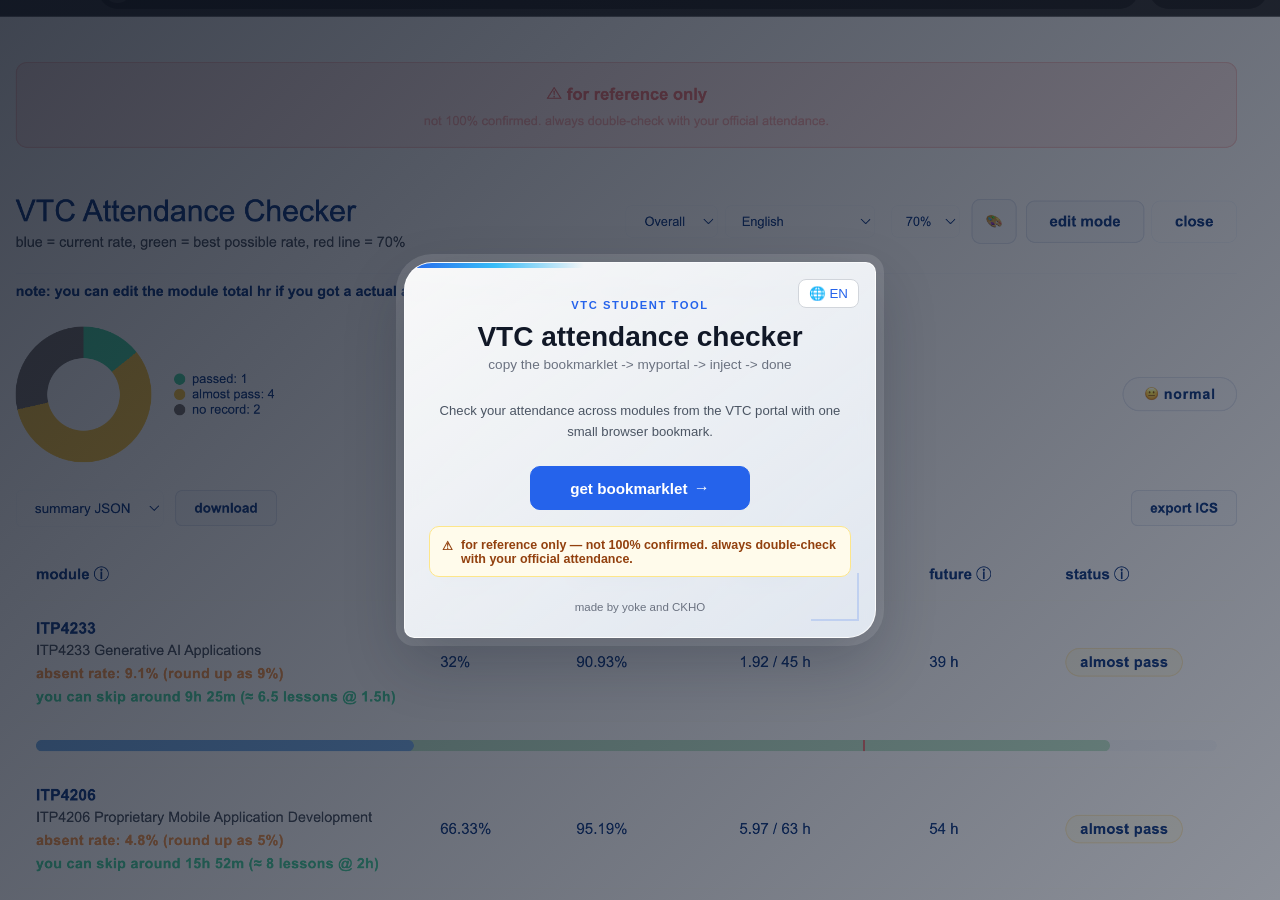
<file: index.html>
<!DOCTYPE html>
<html lang="en">
  <head>
    <meta charset="UTF-8" />
    <meta name="viewport" content="width=device-width, initial-scale=1.0" />
    <meta property="og:title" content="VTC attendance checker" />
    <meta property="og:description" content="copy the bookmarklet -> myportal -> inject -> done" />
    <meta property="og:type" content="website" />
    <meta property="og:url" content="https://kitzure.github.io/vtc-attendance-checker/" />
    <meta name="theme-color" content="#2563eb" />
    <title>VTC attendance checker</title>
    <link rel="stylesheet" href="style.css" />
    <style>
      body {
        position: relative;
        overflow: hidden;
        isolation: isolate;
        background: #0a0a0a;
      }

      body::before {
        content: '';
        position: fixed;
        inset: -8%;
        z-index: -2;
        background: url('img/img.png') 48% 44% / cover no-repeat;
        filter: saturate(0.82) contrast(1.05);
        transform-origin: center;
        animation: portalBackdropDrift 24s ease-in-out infinite alternate;
      }

      body::after {
        content: '';
        position: fixed;
        inset: 0;
        z-index: -1;
        background: linear-gradient(135deg, rgba(8, 15, 30, 0.78), rgba(15, 23, 42, 0.48));
        pointer-events: none;
      }

      @keyframes portalBackdropDrift {
        0% {
          background-position: 48% 44%;
          transform: scale(1.03) translate3d(-1.5%, -1%, 0) rotate(-0.35deg);
        }
        50% {
          background-position: 54% 49%;
          transform: scale(1.07) translate3d(0.5%, 0.5%, 0) rotate(0.2deg);
        }
        100% {
          background-position: 58% 55%;
          transform: scale(1.12) translate3d(1.5%, 1%, 0) rotate(0.45deg);
        }
      }

      @media (prefers-reduced-motion: reduce) {
        body::before {
          animation: none;
        }
      }

      .attendance-page {
        width: min(92vw, 520px);
        padding: 3rem 1.5rem;
        text-align: center;
      }
      .lang-btn {
        position: absolute;
        top: 0.75rem;
        right: 0.75rem;
        border: 1px solid #d1d5db;
        border-radius: 8px;
        padding: 6px 10px;
        background: #ffffff;
        color: #2563eb;
        cursor: pointer;
        font: 600 0.75rem inherit;
      }

      .attendance-panel .lang-btn {
        top: 1rem;
        right: 1rem;
        z-index: 2;
      }
      .lang-btn:hover {
        background: #eff6ff;
      }
      .attendance-header {
        margin-bottom: 1.75rem;
      }
      .attendance-actions {
        display: flex;
        flex-direction: column;
        align-items: center;
        gap: 1rem;
      }
      .get-btn {
        display: inline-flex;
        align-items: center;
        gap: 0.4rem;
        text-decoration: none;
      }
      .disclaimer-box {
        margin: 0;
      }

      .attendance-kicker {
        margin: 0 0 0.65rem;
        color: #2563eb;
        font-size: 0.7rem;
        font-weight: 700;
        letter-spacing: 0.14em;
        text-transform: uppercase;
      }

      .attendance-panel {
        position: relative;
        overflow: hidden;
        padding: 2.25rem 1.5rem 1.5rem;
        border: 1px solid rgba(255, 255, 255, 0.78);
        border-radius: 28px 10px 28px 10px;
        background: linear-gradient(145deg, rgba(255, 255, 255, 0.96), rgba(239, 246, 255, 0.88));
        backdrop-filter: blur(8px);
        box-shadow: 0 24px 60px rgba(15, 23, 42, 0.24), 0 0 0 8px rgba(255, 255, 255, 0.12);
      }

      .attendance-panel::before {
        content: '';
        position: absolute;
        top: 0;
        left: 0;
        width: 38%;
        height: 5px;
        background: linear-gradient(90deg, #2563eb, #38bdf8, transparent);
      }

      .attendance-panel::after {
        content: '';
        position: absolute;
        right: 1rem;
        bottom: 1rem;
        width: 46px;
        height: 46px;
        border-right: 2px solid rgba(37, 99, 235, 0.18);
        border-bottom: 2px solid rgba(37, 99, 235, 0.18);
        pointer-events: none;
      }

      .attendance-panel .title-fun {
        animation: none;
        color: #111827;
        text-shadow: none;
      }

      .attendance-copy {
        max-width: 33rem;
        margin: 0 auto 1.5rem;
        color: #4b5563;
        font-size: 0.82rem;
        line-height: 1.6;
      }

      .get-btn {
        min-width: min(100%, 220px);
        justify-content: center;
        padding: 0.75rem 1.25rem;
      }

      .get-btn::after {
        content: '\2192';
        font-size: 1rem;
        transition: transform 0.2s ease;
      }

      .get-btn:hover::after {
        transform: translateX(3px);
      }

      @media (max-width: 480px) {
        .attendance-page {
          padding: 2.5rem 1rem;
        }

        .attendance-panel {
          border-radius: 22px 8px 22px 8px;
          padding: 2rem 1rem 1.25rem;
        }
      }
    </style>
  </head>
  <body>
    <main class="container attendance-page">
      <section class="attendance-panel">
        <button id="lang-toggle" class="lang-btn" type="button" title="Switch language">&#127760; EN</button>

        <header class="site-header attendance-header">
          <p class="attendance-kicker">VTC student tool</p>
          <h1 class="title-fun" id="page-title">VTC attendance checker</h1>
          <p class="home-subtitle" id="page-subtitle">copy the bookmarklet -> myportal -> inject -> done</p>
        </header>

        <p class="attendance-copy">Check your attendance across modules from the VTC portal with one small browser bookmark.</p>

        <div id="step1" class="attendance-actions">
          <a id="get-btn" class="vtc-btn get-btn" href="src/bookmarklet/help.html">
            <span id="get-btn-text">get bookmarklet</span>
          </a>

          <div class="disclaimer-box">
            <span>&#9888;</span>
            <span id="disclaimer-text">for reference only &mdash; not 100% confirmed. always double-check with your official attendance.</span>
          </div>
        </div>

        <p style="margin: 1.5rem 0 0; color: #6b7280; font-size: 0.72rem;">made by yoke and CKHO</p>
      </section>
    </main>

    <script src="src/vtc-attendance.js"></script>
    <script>
      (function () {
        var i18n = {
          en: {
            title: 'VTC attendance checker',
            subtitle: 'copy the bookmarklet -> myportal -> inject -> done',
            btn: 'get bookmarklet',
            disclaimer: 'for reference only &mdash; not 100% confirmed. always double-check with your official attendance.',
            label: '&#127760; EN'
          },
          zh: {
            title: 'VTC 出席率Checker',
            subtitle: 'copy 個 bookmarklet -> myportal -> 貼上 -> 搞掂',
            btn: '攞 bookmarklet',
            disclaimer: '只供參考 &mdash; 未必 100% 準確。請以官方出席紀錄為準。',
            label: '&#127760; 中文'
          }
        };

        var lang = localStorage.getItem('vtc-page-lang') || 'en';
        var btn = document.getElementById('lang-toggle');

        function setLang(code) {
          lang = code;
          localStorage.setItem('vtc-page-lang', code);
          var t = i18n[code];
          document.getElementById('page-title').textContent = t.title;
          document.getElementById('page-subtitle').textContent = t.subtitle;
          document.getElementById('get-btn-text').textContent = t.btn;
          document.getElementById('disclaimer-text').innerHTML = t.disclaimer;
          btn.innerHTML = t.label;
        }

        btn.addEventListener('click', function () {
          setLang(lang === 'en' ? 'zh' : 'en');
        });
        setLang(lang);
      })();
    </script>
  </body>
</html>
</file>
<file: style.css>
:root {
  color-scheme: light;
  font-family: Arial, Helvetica, sans-serif;
  background: #0a0a0a;
}

* {
  box-sizing: border-box;
}

body {
  margin: 0;
  min-height: 100vh;
  display: grid;
  place-items: center;
  color: #fef3c7;
}

.container {
  display: flex;
  flex-direction: column;
  align-items: center;
  gap: 1.25rem;
  position: relative;
  padding-top: 2.5rem;
  width: 100%;
  max-width: 640px;
  margin: 0 auto;
}

.card {
  position: relative;
  width: min(92vw, 420px);
  padding: 2rem;
  border-radius: 18px;
  background: rgba(41, 37, 36, 0.95);
  box-shadow: 0 18px 40px rgba(0, 0, 0, 0.40);
  text-align: center;
}

.tools-page {
  width: min(92vw, 560px);
  padding: 2rem 1.5rem;
  background: transparent;
  box-shadow: none;
}

.icon {
  font-size: 2.5rem;
  margin-bottom: 0.25rem;
  filter: drop-shadow(0 2px 4px rgba(0,0,0,0.4));
}

h1 {
  margin-top: 0;
  margin-bottom: 0.25rem;
  font-size: 1.75rem;
}

.title-fun {
  animation: titleColorShift 3s ease-in-out infinite;
}

@keyframes titleColorShift {
  0%, 100% {
    color: #fcd34d;
    text-shadow: 0 0 8px rgba(252, 211, 77, 0.3);
  }
  25% {
    color: #fbbf24;
    text-shadow: 0 0 12px rgba(251, 191, 36, 0.4);
  }
  50% {
    color: #f59e0b;
    text-shadow: 0 0 16px rgba(245, 158, 11, 0.5);
  }
  75% {
    color: #fbbf24;
    text-shadow: 0 0 12px rgba(251, 191, 36, 0.4);
  }
}

.home-subtitle {
  margin: 0.25rem 0 0;
  font-size: 0.85rem;
  color: #a8a29e;
}

/* Site Header */
.site-header {
  text-align: center;
  margin-bottom: 1.5rem;
}

.header-icon {
  display: block;
  font-size: 3.5rem;
  margin-bottom: 0.25rem;
  filter: drop-shadow(0 3px 6px rgba(0,0,0,0.4));
}

.divider {
  width: 100%;
  max-width: 400px;
  height: 1px;
  background: linear-gradient(90deg, transparent 0%, rgba(252, 211, 77, 0.2) 20%, rgba(252, 211, 77, 0.2) 80%, transparent 100%);
  margin: 0 auto 1.5rem;
}

/* Tools Grid */
.tools-grid {
  display: grid;
  grid-template-columns: repeat(auto-fit, minmax(280px, 1fr));
  gap: 1rem;
  width: 100%;
  max-width: 600px;
  justify-content: center;
  justify-items: center;
}

.tool-card {
  display: flex;
  flex-direction: column;
  align-items: center;
  gap: 0.6rem;
  padding: 1.5rem 1rem;
  border-radius: 14px;
  background: rgba(120, 53, 15, 0.15);
  border: 1px solid rgba(252, 211, 77, 0.08);
  width: 100%;
  max-width: 360px;
  text-decoration: none;
  text-align: center;
  transition: transform 0.2s ease, background 0.2s, border-color 0.2s, box-shadow 0.2s;
}

.tool-card:hover {
  transform: translateY(-3px);
  background: rgba(120, 53, 15, 0.25);
  border-color: rgba(252, 211, 77, 0.18);
  box-shadow: 0 8px 24px rgba(0, 0, 0, 0.35);
}

.tool-icon-wrap {
  display: flex;
  align-items: center;
  justify-content: center;
  width: 48px;
  height: 48px;
  border-radius: 12px;
  background: rgba(251, 191, 36, 0.12);
  color: #fbbf24;
}

.tool-icon-wrap.money {
  background: rgba(52, 211, 153, 0.12);
  color: #6ee7b7;
}

.tool-name {
  display: block;
  font-size: 0.95rem;
  font-weight: 600;
  color: #fef3c7;
  line-height: 1.3;
}

.tool-icon {
  width: 1.5rem;
  height: 1.5rem;
  flex-shrink: 0;
  display: inline-block;
}

.tool-desc {
  font-size: 0.8rem;
  color: #a8a29e;
  line-height: 1.4;
}

/* About Page Content */
.tool-desc {
  font-size: 0.875rem;
  color: #d97706;
}

.about-text {
  font-size: 1.05rem;
  line-height: 1.6;
  color: #d6d3d1;
  margin-bottom: 0.6rem;
}

.back-btn {
  display: inline-block;
  padding: 0.5rem 1.5rem;
  border-radius: 999px;
  background: rgba(120, 53, 15, 0.25);
  border: 1px solid rgba(252, 211, 77, 0.15);
  color: #fbbf24;
  font-size: 0.95rem;
  text-decoration: none;
  transition: background 0.2s, border-color 0.2s;
}

.back-btn:hover {
  background: rgba(252, 211, 77, 0.15);
  border-color: rgba(252, 211, 77, 0.4);
}

.back-top-left {
  position: absolute;
  top: 0.75rem;
  left: 0.75rem;
  padding: 0.35rem 0.75rem;
  font-size: 0.8rem;
}

.back-sq-top-left {
  position: absolute;
  top: 0.6rem;
  left: 0.6rem;
  padding: 0;
  width: 30px;
  height: 30px;
  display: inline-flex;
  align-items: center;
  justify-content: center;
  border-radius: 8px;
  font-size: 0.9rem;
  line-height: 1;
  text-decoration: none;
  background: rgba(120, 53, 15, 0.12);
  border: 1px solid rgba(252, 211, 77, 0.12);
  color: #fbbf24;
  transition: background 0.2s, border-color 0.2s;
}

.back-sq-top-left:hover {
  background: rgba(252, 211, 77, 0.12);
  border-color: rgba(252, 211, 77, 0.3);
}

.clear-data-top-right {
  position: absolute;
  top: 0.6rem;
  right: 0.6rem;
  padding: 0.25rem 0.55rem;
  border-radius: 8px;
  background: rgba(120, 53, 15, 0.12);
  border: 1px solid rgba(252, 211, 77, 0.12);
  color: #fbbf24;
  font-size: 0.75rem;
  font-weight: 600;
  cursor: pointer;
  font-family: inherit;
  transition: background 0.2s, border-color 0.2s;
}

.clear-data-top-right:hover {
  background: rgba(239, 68, 68, 0.12);
  border-color: rgba(239, 68, 68, 0.3);
  color: #fca5a5;
}

.help-top-right {
  position: absolute;
  top: 0.6rem;
  right: 0.6rem;
  padding: 0.35rem;
  border-radius: 8px;
  background: rgba(120, 53, 15, 0.12);
  border: 1px solid rgba(252, 211, 77, 0.12);
  color: #fbbf24;
  display: inline-flex;
  align-items: center;
  justify-content: center;
  width: 34px;
  height: 34px;
}

.help-top-right:hover {
  background: rgba(252, 211, 77, 0.12);
}

.help-icon {
  width: 18px;
  height: 18px;
}

.spacer {
  height: 1.25rem;
}

.contact-card {
  padding: 1rem 1.25rem;
  border-radius: 12px;
  background: rgba(120, 53, 15, 0.15);
  border: 1px solid rgba(252, 211, 77, 0.10);
  text-align: center;
}

.contact-card h2 {
  margin: 0 0 0.75rem;
  font-size: 1rem;
  font-weight: 600;
  color: #fbbf24;
}

.contact-links {
  display: flex;
  justify-content: center;
  gap: 0.75rem;
  flex-wrap: wrap;
}

.contact-link {
  display: inline-flex;
  align-items: center;
  justify-content: center;
  width: 2.5rem;
  height: 2.5rem;
  border-radius: 50%;
  color: #78716c;
  text-decoration: none;
  transition: color 0.2s, background 0.2s;
}

.contact-link:hover {
  background: rgba(252, 211, 77, 0.10);
  color: #fbbf24;
}

.contact-icon {
  width: 1.35rem;
  height: 1.35rem;
  flex-shrink: 0;
}

.discord-trigger {
  position: relative;
  background: none;
  border: none;
  cursor: pointer;
  font-family: inherit;
}

.discord-tooltip {
  position: absolute;
  bottom: 110%;
  left: 50%;
  transform: translateX(-50%);
  padding: 0.35rem 0.75rem;
  border-radius: 8px;
  background: rgba(41, 37, 36, 0.95);
  border: 1px solid rgba(252, 211, 77, 0.2);
  color: #fbbf24;
  font-size: 0.8rem;
  font-weight: 600;
  white-space: nowrap;
  opacity: 0;
  pointer-events: none;
  transition: opacity 0.15s;
  z-index: 10;
}

.discord-trigger:hover .discord-tooltip,
.discord-trigger.show-tooltip .discord-tooltip {
  opacity: 1;
}

.hidden {
  display: none !important;
}

.vtc-input {
  width: 100%;
  padding: 0.6rem 0.85rem;
  border-radius: 10px;
  background: rgba(120, 53, 15, 0.15);
  border: 1px solid rgba(252, 211, 77, 0.15);
  color: #fef3c7;
  font-size: 0.95rem;
  font-family: inherit;
  outline: none;
  text-align: center;
  transition: border-color 0.2s;
}

.vtc-input::placeholder {
  color: #78716c;
}

.vtc-input:focus {
  border-color: rgba(252, 211, 77, 0.4);
}

.vtc-input::-webkit-inner-spin-button,
.vtc-input::-webkit-outer-spin-button {
  opacity: 1;
}

.vtc-btn {
  padding: 0.55rem 1.5rem;
  border-radius: 10px;
  border: 1px solid rgba(252, 211, 77, 0.2);
  background: rgba(252, 211, 77, 0.12);
  color: #fbbf24;
  font-size: 0.95rem;
  font-weight: 600;
  cursor: pointer;
  font-family: inherit;
  transition: background 0.2s, border-color 0.2s;
}

.vtc-btn:hover {
  background: rgba(252, 211, 77, 0.22);
  border-color: rgba(252, 211, 77, 0.35);
}

.vtc-btn-ghost {
  background: rgba(120, 53, 15, 0.15);
  border-color: rgba(252, 211, 77, 0.1);
  color: #78716c;
}

.vtc-btn-ghost:hover {
  background: rgba(120, 53, 15, 0.25);
  color: #d6d3d1;
}

.vtc-btn-disabled {
  background: rgba(120, 53, 15, 0.08);
  border-color: rgba(252, 211, 77, 0.08);
  color: #78716c;
  cursor: not-allowed;
  opacity: 0.6;
}

.vtc-row {
  display: flex;
  gap: 0.6rem;
  justify-content: center;
}

.attendance-list {
  list-style: none;
  padding: 0;
  margin: 0.5rem 0 0;
  display: flex;
  flex-direction: column;
  gap: 0.35rem;
}

.attendance-item {
  display: flex;
  flex-direction: column;
  align-items: flex-start;
  gap: 0.35rem;
  padding: 0.55rem 0.7rem;
  border-radius: 10px;
  background: rgba(120, 53, 15, 0.12);
  position: relative;
  overflow: visible;
}

.attendance-name {
  font-size: 0.9rem;
  color: #d6d3d1;
}

.attendance-label-wrap {
  display: flex;
  align-items: baseline;
  gap: 0.45rem;
  width: 100%;
}

.attendance-week {
  font-size: 0.75rem;
  color: #78716c;
  font-weight: 600;
}

.vtc-lesson-controls {
  display: flex;
  flex-wrap: wrap;
  gap: 0.3rem;
}

.vtc-status-btn {
  padding: 0.25rem 0.45rem;
  border-radius: 6px;
  border: 1px solid rgba(252, 211, 77, 0.12);
  background: rgba(120, 53, 15, 0.15);
  color: #78716c;
  font-size: 0.75rem;
  font-weight: 600;
  cursor: pointer;
  font-family: inherit;
  transition: all 0.2s;
}

.vtc-status-btn:hover {
  background: rgba(252, 211, 77, 0.1);
  color: #fbbf24;
  border-color: rgba(252, 211, 77, 0.25);
}

.vtc-status-btn.active {
  background: rgba(52, 211, 153, 0.12);
  border-color: rgba(52, 211, 153, 0.3);
  color: #6ee7b7;
}


.vtc-status-btn.late.active {
  background: rgba(252, 211, 77, 0.12);
  border-color: rgba(252, 211, 77, 0.35);
  color: #fbbf24;
}

.vtc-status-btn.absent {
  background: rgba(239, 68, 68, 0.1);
  border-color: rgba(239, 68, 68, 0.25);
  color: #fca5a5;
}

.vtc-status-btn.not-started.active {
  background: rgba(168, 162, 158, 0.12);
  border-color: rgba(168, 162, 158, 0.3);
  color: #d6d3d1;
}

.vtc-result-grid {
  display: flex;
  gap: 0.75rem;
  justify-content: center;
}

.vtc-result {
  display: flex;
  flex-direction: column;
  align-items: center;
  padding: 0.75rem 1.25rem;
  border-radius: 12px;
  background: rgba(120, 53, 15, 0.15);
  border: 1px solid rgba(252, 211, 77, 0.08);
}

.vtc-result-label {
  font-size: 0.75rem;
  color: #78716c;
  margin-bottom: 0.2rem;
}

.vtc-result-value {
  font-size: 1.4rem;
  font-weight: 700;
}

.vtc-green {
  color: #6ee7b7;
}

.vtc-red {
  color: #fca5a5;
}

.vtc-breakdown {
  display: flex;
  flex-wrap: wrap;
  justify-content: center;
  gap: 0.5rem 1rem;
  font-size: 0.85rem;
  color: #a8a29e;
}

.vtc-breakdown strong {
  color: #fef3c7;
}

.vtc-unmarked {
  color: #fbbf24;
}

.pdf-upload-btn {
  display: inline-flex;
  align-items: center;
  gap: 0.5rem;
  padding: 0.65rem 1.25rem;
  border-radius: 10px;
  background: rgba(120, 53, 15, 0.15);
  border: 1px dashed rgba(252, 211, 77, 0.25);
  color: #d6d3d1;
  font-size: 0.9rem;
  cursor: pointer;
  transition: background 0.2s, border-color 0.2s;
  margin-top: 0.5rem;
}

.pdf-upload-btn:hover {
  background: rgba(252, 211, 77, 0.08);
  border-color: rgba(252, 211, 77, 0.4);
}

.pdf-input-hidden {
  display: none;
}

.pdf-icon {
  width: 1.2rem;
  height: 1.2rem;
  flex-shrink: 0;
}

.pdf-status {
  font-size: 0.8rem;
  color: #fbbf24;
  margin: 0.35rem 0 0;
}

.pdf-module-list {
  display: flex;
  flex-direction: column;
  gap: 0.4rem;
}

.pdf-module-item {
  display: flex;
  align-items: center;
  justify-content: space-between;
  gap: 0.5rem;
  padding: 0.5rem 0.75rem;
  border-radius: 10px;
  background: rgba(120, 53, 15, 0.12);
}

.pdf-module-item.select-mode .pdf-module-lessons {
  margin-left: auto;
  text-align: right;
}

.pdf-module-code {
  font-size: 0.95rem;
  font-weight: 600;
  color: #fef3c7;
  flex-shrink: 0;
}

.pdf-module-lessons {
  font-size: 0.75rem;
  color: #78716c;
  text-align: center;
  line-height: 1.3;
}

.vtc-pick-btn {
  padding: 0.3rem 0.75rem;
  font-size: 0.8rem;
}

.spacer-half {
  height: 0.4rem;
}

.step-top-pad {
  height: 1rem;
}

.vtc-next-btn {
  margin-top: 0.5rem;
}

.vtc-time-controls {
  display: inline-flex;
  gap: 0.35rem;
  align-items: center;
  position: absolute;
  top: -54px;
  left: 50%;
  transform: translateX(-50%);
  background: rgba(41, 37, 36, 0.98);
  border: 1px solid rgba(252, 211, 77, 0.12);
  padding: 0.45rem;
  border-radius: 10px;
  box-shadow: 0 10px 30px rgba(0,0,0,0.45);
  z-index: 50;
}

.vtc-time-controls::after {
  content: '';
  position: absolute;
  bottom: -8px;
  left: 50%;
  transform: translateX(-50%);
  width: 0;
  height: 0;
  border-left: 8px solid transparent;
  border-right: 8px solid transparent;
  border-top: 8px solid rgba(41, 37, 36, 0.98);
}


.vtc-time-controls {
  opacity: 0;
  transform-origin: bottom center;
  pointer-events: none;
}

.vtc-time-controls.show {
  opacity: 1;
  pointer-events: auto;
  animation: vtc-pop 160ms cubic-bezier(.2,.9,.3,1);
  transform: translateX(-50%) translateY(0) scale(1);
}

@keyframes vtc-pop {
  0% { opacity: 0; transform: translateX(-50%) translateY(-8px) scale(0.96); }
  60% { opacity: 1; transform: translateX(-50%) translateY(2px) scale(1.02); }
  100% { opacity: 1; transform: translateX(-50%) translateY(0) scale(1); }
}

.vtc-time-input {
  padding: 0.28rem 0.4rem;
  border-radius: 8px;
  background: rgba(120, 53, 15, 0.08);
  border: 1px solid rgba(252, 211, 77, 0.12);
  color: #fef3c7;
  font-size: 0.85rem;
  width: 110px;
}

.vtc-time-save {
  padding: 0.25rem 0.45rem;
  font-size: 0.8rem;
}

.timetable-video {
  width: 100%;
  max-width: 320px;
  border-radius: 10px;
  border: 1px solid rgba(255, 255, 255, 0.25);
  margin-bottom: 0.3rem;
  margin-top: 0.5rem;
  background: #000;
  cursor: default;
}

.video-hint {
  font-size: 0.75rem;
  color: #78716c;
  margin: 0 0 0.5rem;
}

.pdf-info-reminder {
  display: flex;
  align-items: flex-start;
  gap: 0.5rem;
  padding: 0.6rem 0.75rem;
  border-radius: 10px;
  border: 1px solid rgba(252, 211, 77, 0.12);
  background: rgba(120, 53, 15, 0.12);
  font-size: 0.75rem;
  color: #a8a29e;
  margin: 0.6rem 0 0;
  text-align: left;
}

.pdf-info-icon {
  flex-shrink: 0;
  width: 1.1rem;
  height: 1.1rem;
  display: inline-flex;
  align-items: center;
  justify-content: center;
  border-radius: 50%;
  background: rgba(252, 211, 77, 0.12);
  color: #fbbf24;
  font-size: 0.65rem;
  font-weight: 700;
  font-style: normal;
  line-height: 1;
}

.sem-note {
  font-size: 0.72rem;
  color: #f87171;
  margin: 0 0 0.5rem;
}

.merge-ok {
  font-size: 0.78rem;
  color: #6ee7b7;
  font-weight: 600;
  margin: 0.35rem 0 0;
}

.modal-overlay {
  position: fixed;
  inset: 0;
  background: rgba(0, 0, 0, 0.60);
  display: flex;
  align-items: center;
  justify-content: center;
  z-index: 200;
  opacity: 0;
  pointer-events: none;
  transition: opacity 0.2s;
}

.modal-overlay.show {
  opacity: 1;
  pointer-events: auto;
}

.modal-box {
  width: min(85vw, 320px);
  padding: 1.5rem;
  border-radius: 14px;
  background: rgba(41, 37, 36, 0.98);
  border: 1px solid rgba(252, 211, 77, 0.15);
  text-align: center;
  transform: scale(0.92);
  opacity: 0;
  transition: transform 0.2s cubic-bezier(.2,.9,.3,1), opacity 0.2s;
}

.modal-overlay.show .modal-box {
  transform: scale(1);
  opacity: 1;
}

.modal-text {
  font-size: 1rem;
  color: #fca5a5;
  font-weight: 600;
  margin: 0 0 1rem;
}

.modal-row {
  display: flex;
  gap: 0.6rem;
  justify-content: center;
}

.disclaimer-box {
  display: flex;
  align-items: flex-start;
  gap: 0.5rem;
  padding: 0.65rem 0.75rem;
  border-radius: 10px;
  border: 1px solid rgba(239, 68, 68, 0.35);
  background: rgba(239, 68, 68, 0.1);
  font-size: 0.78rem;
  color: #fca5a5;
  margin: 0.35rem 0 0;
  text-align: left;
  font-weight: 600;
}

.unfinished-card {
  margin-top: 0.75rem;
  padding: 0.85rem 1rem;
  border-radius: 12px;
  border: 1px solid rgba(252, 211, 77, 0.25);
  background: rgba(41, 37, 36, 0.95);
  text-align: left;
}

.unfinished-title {
  font-size: 0.85rem;
  font-weight: 700;
  color: #fbbf24;
  margin: 0 0 0.35rem;
}

.unfinished-file {
  font-size: 0.78rem;
  color: #d6d3d1;
  margin: 0 0 0.5rem;
}

.unfinished-modules {
  font-size: 0.75rem;
  color: #a8a29e;
  margin: 0 0 0.65rem;
}

.unfinished-row {
  display: flex;
  gap: 0.5rem;
  align-items: center;
}

/* Splash Screen */
.splash-screen {
  position: fixed;
  inset: 0;
  background: #0a0a0a;
  display: flex;
  align-items: center;
  justify-content: center;
  z-index: 1000;
  transition: opacity 0.5s ease-out;
}

.splash-screen.splash-fade {
  opacity: 0;
}

.splash-screen.splash-hidden {
  display: none;
}

.splash-content {
  text-align: center;
}

.splash-icon {
  display: block;
  font-size: 4rem;
  margin-bottom: 0.5rem;
  transform-origin: center center;
  animation: splashIconPop 0.7s cubic-bezier(0.34, 1.56, 0.64, 1) forwards;
}

.splash-title {
  font-size: 2rem;
  color: #fcd34d;
  margin: 0 0 0.25rem;
  animation: splashFadeUp 0.5s ease-out 0.2s both;
}

.splash-subtitle {
  font-size: 0.9rem;
  color: #a8a29e;
  margin: 0;
  animation: splashFadeUp 0.5s ease-out 0.35s both;
}

/* Flying state */
.splash-screen.splash-flying .splash-icon {
  animation: splashIconFly 0.8s cubic-bezier(0.65, 0, 0.35, 1) forwards;
}

.splash-screen.splash-flying .splash-title,
.splash-screen.splash-flying .splash-subtitle {
  animation: splashFadeOut 0.3s ease-in forwards;
}

/* Main container entrance */
.main-hidden {
  opacity: 0;
  transform: translateY(16px);
}

.main-container-enter {
  animation: mainEnter 0.5s ease-out both;
}

@keyframes mainEnter {
  from { opacity: 0; transform: translateY(16px); }
  to { opacity: 1; transform: translateY(0); }
}

@keyframes splashIconPop {
  0% { transform: scale(0) rotate(-15deg); opacity: 0; }
  60% { transform: scale(1.15) rotate(5deg); }
  100% { transform: scale(1) rotate(0deg); opacity: 1; }
}

@keyframes splashIconFly {
  0% { transform: scale(1) translateY(0); opacity: 1; }
  100% { transform: scale(0.85) translateY(-42vh); opacity: 0; }
}

@keyframes splashFadeUp {
  from { opacity: 0; transform: translateY(10px); }
  to { opacity: 1; transform: translateY(0); }
}

@keyframes splashFadeOut {
  to { opacity: 0; transform: translateY(-6px); }
}

:root {
  color-scheme: light;
  font-family: -apple-system, BlinkMacSystemFont, "Segoe UI", sans-serif;
  background: #f5f7fa;
}

body {
  background: #f5f7fa;
  color: #1f2937;
}

.container {
  padding: 2rem 1rem;
  max-width: 720px;
}

.title-fun {
  animation: none;
  color: #111827;
  text-shadow: none;
}

.home-subtitle,
.video-hint,
.help-section-desc {
  color: #6b7280;
}

.site-header {
  margin-bottom: 1.25rem;
}

.vtc-btn {
  border-color: #2563eb;
  background: #2563eb;
  color: #ffffff;
}

.vtc-btn:hover {
  background: #1d4ed8;
  border-color: #1d4ed8;
}

.disclaimer-box {
  border-color: #fde68a;
  background: #fffbeb;
  color: #92400e;
}

.back-sq-top-left,
.help-top-right,
.clear-data-top-right {
  background: #ffffff;
  border-color: #d1d5db;
  color: #2563eb;
}

.back-sq-top-left:hover,
.help-top-right:hover,
.clear-data-top-right:hover {
  background: #eff6ff;
  border-color: #93c5fd;
  color: #1d4ed8;
}

.card,
.unfinished-card,
.modal-box,
.contact-card {
  background: #ffffff;
  border: 1px solid #e5e7eb;
  box-shadow: 0 8px 24px rgba(15, 23, 42, 0.08);
}
</file>
